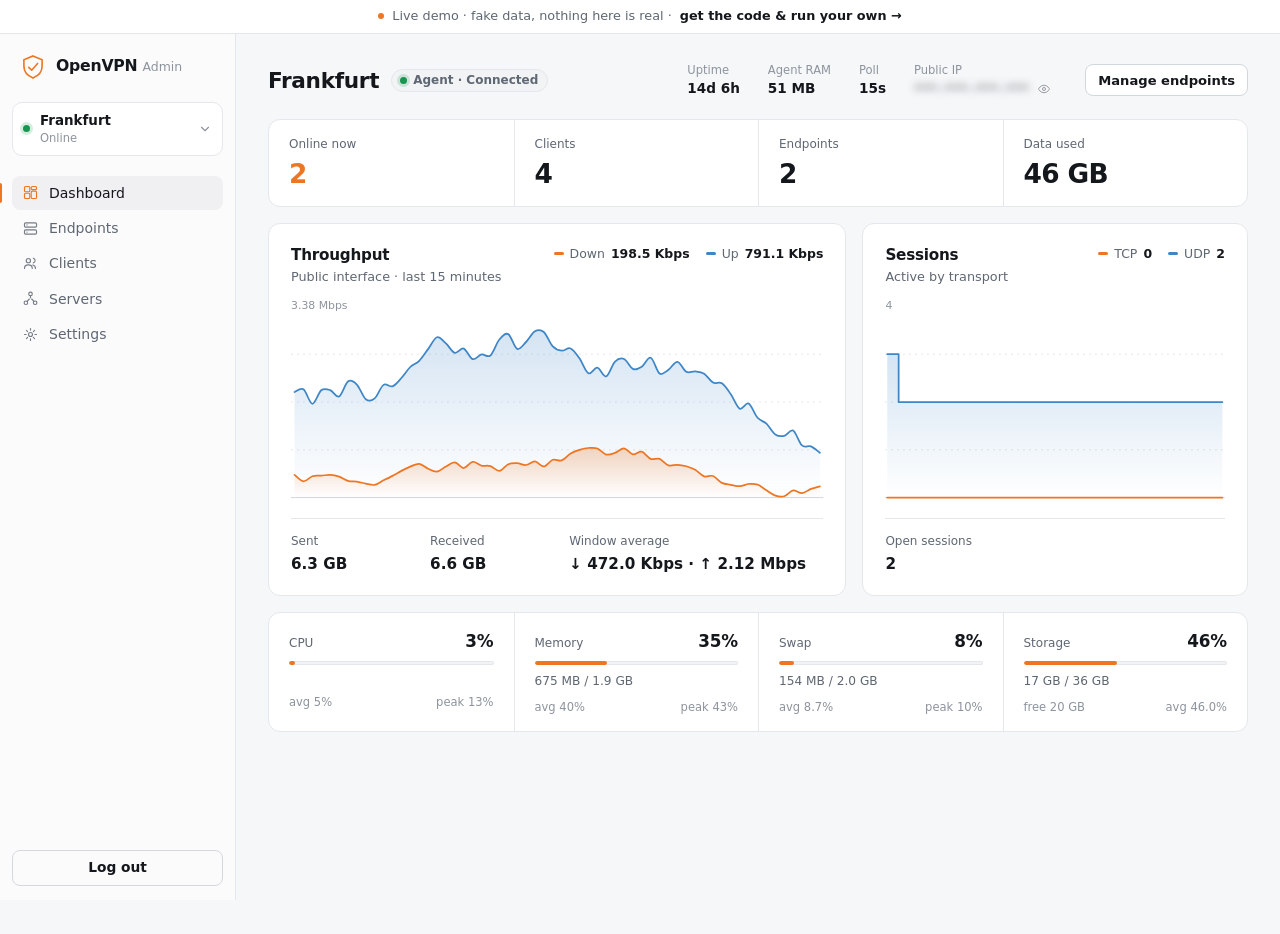
<file: docs/demo/index.html>
<!doctype html>
<html lang="en">
<head>
<meta charset="utf-8">
<meta name="viewport" content="width=device-width, initial-scale=1">
<title>OpenVPN Admin — Live Demo</title>
<link rel="icon" type="image/svg+xml" href="data:image/svg+xml,%3Csvg xmlns='http://www.w3.org/2000/svg' viewBox='0 0 40 40'%3E%3Crect width='40' height='40' rx='8' fill='%2312161d'/%3E%3Cpath d='M20 4 L33 9.5 V19 C33 27 27.5 32.8 20 36 C12.5 32.8 7 27 7 19 V9.5 Z' fill='%23ee7623'/%3E%3Cpath d='M14 20.5 L18.3 25 L27 14.5' stroke='%2312161d' stroke-width='3' stroke-linecap='round' stroke-linejoin='round' fill='none'/%3E%3C/svg%3E">
<link rel="stylesheet" href="styles.css">
<style>
  .demo-banner {
    display: flex; align-items: center; justify-content: center; gap: 8px;
    background: var(--surface-card); color: var(--text-muted); font-size: 0.8rem;
    text-align: center; padding: 7px 16px; border-bottom: 1px solid var(--border);
    font-family: var(--font);
  }
  .demo-banner::before { content: ""; width: 6px; height: 6px; border-radius: 50%; background: var(--ov-orange); }
  .demo-banner a { color: var(--text); font-weight: 600; text-decoration: none; }
  .demo-banner a:hover { color: var(--ov-orange); }
  @media (min-width: 821px) { .sidebar { height: calc(100vh - 34px); } }
</style>
</head>
<body>

<div class="demo-banner">
  Live demo &middot; fake data, nothing here is real &middot;
  <a href="https://github.com/CodeScaffold/openvpn-dashboard" target="_blank" rel="noopener">get the code &amp; run your own &rarr;</a>
</div>

<!-- ================= LOGIN VIEW ================= -->
<main id="login-view" class="view">
  <form id="login-form" class="login-card" autocomplete="off">
    <div class="login-body">
      <div class="brand">
        <svg class="brand-mark" width="28" height="28" viewBox="0 0 40 40" fill="none" aria-hidden="true">
          <path d="M20 3 L34 9 V19 C34 27.5 28 33.8 20 37 C12 33.8 6 27.5 6 19 V9 Z" stroke="var(--ov-orange)" stroke-width="2.5" fill="none"/>
          <path d="M13.5 20.5 L18 25 L27 14.5" stroke="var(--ov-orange)" stroke-width="2.5" stroke-linecap="round" stroke-linejoin="round" fill="none"/>
        </svg>
        <div class="brand-text">
          <span class="brand-name">OpenVPN</span><span class="brand-suffix">Admin</span>
        </div>
      </div>

      <h1 class="login-title">Sign in</h1>
      <p class="login-sub">Enter the admin password to manage your servers, endpoints and clients.</p>

      <label class="field">
        <span class="field-label">Password</span>
        <input id="login-password" type="password" name="password" required autocomplete="current-password" autofocus>
      </label>

      <button type="submit" class="btn btn--primary btn--block" id="login-submit">
        <span class="btn-label">Sign in</span>
        <span class="spinner" hidden aria-hidden="true"></span>
      </button>

      <p class="form-error" id="login-error" role="alert" aria-live="polite" hidden></p>
    </div>
    <footer class="login-foot">
      <svg width="13" height="13" viewBox="0 0 24 24" fill="none" aria-hidden="true"><rect x="5" y="10.5" width="14" height="10" rx="2" stroke="currentColor" stroke-width="1.7"/><path d="M8.5 10.5V7.5a3.5 3.5 0 0 1 7 0v3" stroke="currentColor" stroke-width="1.7"/></svg>
      Self-hosted &middot; repeated failed attempts are locked out
    </footer>
  </form>
</main>

<!-- ================= DASHBOARD VIEW ================= -->
<div id="dashboard-view" class="view app-shell" hidden>

  <aside class="sidebar">
    <div class="brand sidebar-brand">
      <svg class="brand-mark brand-mark--sm" width="26" height="26" viewBox="0 0 40 40" fill="none" aria-hidden="true">
        <path d="M20 3 L34 9 V19 C34 27.5 28 33.8 20 37 C12 33.8 6 27.5 6 19 V9 Z" stroke="var(--ov-orange)" stroke-width="2.5" fill="none"/>
        <path d="M13.5 20.5 L18 25 L27 14.5" stroke="var(--ov-orange)" stroke-width="2.5" stroke-linecap="round" stroke-linejoin="round" fill="none"/>
      </svg>
      <div class="brand-text">
        <span class="brand-name">OpenVPN</span><span class="brand-suffix">Admin</span>
      </div>
    </div>

    <div class="server-switcher" id="server-switcher">
      <button class="server-switcher-btn" id="server-switcher-btn" type="button" aria-haspopup="true" aria-expanded="false">
        <span class="status-dot status-dot--off" id="switcher-status-dot" aria-hidden="true"></span>
        <span class="server-switcher-info">
          <span class="server-switcher-name" id="switcher-server-name">No servers yet</span>
          <span class="server-switcher-meta" id="switcher-server-meta">&nbsp;</span>
        </span>
        <svg width="14" height="14" viewBox="0 0 24 24" fill="none" aria-hidden="true"><path d="M6 9l6 6 6-6" stroke="currentColor" stroke-width="2" stroke-linecap="round" stroke-linejoin="round"/></svg>
      </button>
      <div class="server-switcher-menu" id="server-switcher-menu" role="menu" hidden>
        <div id="server-switcher-list"></div>
        <div class="server-switcher-divider"></div>
        <a class="server-switcher-manage" href="#servers" data-page="servers">
          <svg width="15" height="15" viewBox="0 0 24 24" fill="none" aria-hidden="true"><circle cx="12" cy="5.5" r="2.5" stroke="currentColor" stroke-width="1.6"/><circle cx="5.5" cy="18" r="2.5" stroke="currentColor" stroke-width="1.6"/><circle cx="18.5" cy="18" r="2.5" stroke="currentColor" stroke-width="1.6"/><path d="M12 8v3M10.3 12.7 7.2 16M13.7 12.7l3.1 3.3" stroke="currentColor" stroke-width="1.6" stroke-linecap="round"/></svg>
          Manage servers
        </a>
      </div>
    </div>

    <nav class="nav" aria-label="Sections">
      <a class="nav-item" href="#dashboard" data-page="dashboard" aria-current="page">
        <svg width="18" height="18" viewBox="0 0 24 24" fill="none" aria-hidden="true"><rect x="3.5" y="3.5" width="7.5" height="7.5" rx="1.5" stroke="currentColor" stroke-width="1.6"/><rect x="13" y="3.5" width="7.5" height="4.5" rx="1.5" stroke="currentColor" stroke-width="1.6"/><rect x="13" y="10" width="7.5" height="10.5" rx="1.5" stroke="currentColor" stroke-width="1.6"/><rect x="3.5" y="13" width="7.5" height="7.5" rx="1.5" stroke="currentColor" stroke-width="1.6"/></svg>
        Dashboard
      </a>
      <a class="nav-item" href="#endpoints" data-page="endpoints">
        <svg width="18" height="18" viewBox="0 0 24 24" fill="none" aria-hidden="true"><rect x="3.5" y="4" width="17" height="6" rx="1.5" stroke="currentColor" stroke-width="1.6"/><rect x="3.5" y="14" width="17" height="6" rx="1.5" stroke="currentColor" stroke-width="1.6"/><circle cx="7" cy="7" r="0.9" fill="currentColor"/><circle cx="7" cy="17" r="0.9" fill="currentColor"/></svg>
        Endpoints
      </a>
      <a class="nav-item" href="#clients" data-page="clients">
        <svg width="18" height="18" viewBox="0 0 24 24" fill="none" aria-hidden="true"><circle cx="9" cy="8" r="3" stroke="currentColor" stroke-width="1.6"/><path d="M3.5 19c0-3 2.5-5 5.5-5s5.5 2 5.5 5" stroke="currentColor" stroke-width="1.6" stroke-linecap="round"/><path d="M16 4.5c1.4.4 2.5 1.7 2.5 3.3s-1.1 2.9-2.5 3.3M19 19c0-2.5-1.6-4.3-3.7-4.9" stroke="currentColor" stroke-width="1.6" stroke-linecap="round"/></svg>
        Clients
      </a>
      <a class="nav-item" href="#servers" data-page="servers">
        <svg width="18" height="18" viewBox="0 0 24 24" fill="none" aria-hidden="true"><circle cx="12" cy="5.5" r="2.5" stroke="currentColor" stroke-width="1.6"/><circle cx="5.5" cy="18" r="2.5" stroke="currentColor" stroke-width="1.6"/><circle cx="18.5" cy="18" r="2.5" stroke="currentColor" stroke-width="1.6"/><path d="M12 8v3M10.3 12.7 7.2 16M13.7 12.7l3.1 3.3" stroke="currentColor" stroke-width="1.6" stroke-linecap="round"/></svg>
        Servers
      </a>
      <a class="nav-item" href="#settings" data-page="settings">
        <svg width="18" height="18" viewBox="0 0 24 24" fill="none" aria-hidden="true"><circle cx="12" cy="12" r="2.8" stroke="currentColor" stroke-width="1.6"/><path d="M12 3.5v2.3M12 18.2v2.3M20.5 12h-2.3M5.8 12H3.5M17.7 6.3l-1.6 1.6M7.9 16.1l-1.6 1.6M17.7 17.7l-1.6-1.6M7.9 7.9 6.3 6.3" stroke="currentColor" stroke-width="1.6" stroke-linecap="round"/></svg>
        Settings
      </a>
    </nav>

    <button class="btn btn--ghost sidebar-logout" id="logout-btn" type="button">Log out</button>
  </aside>

  <main class="content">

    <!-- ---------- DASHBOARD PAGE ---------- -->
    <section class="page" id="page-dashboard">
      <div class="page-empty" id="dashboard-no-server" hidden>
        <svg width="34" height="34" viewBox="0 0 24 24" fill="none" aria-hidden="true"><circle cx="12" cy="5.5" r="2.5" stroke="currentColor" stroke-width="1.6"/><circle cx="5.5" cy="18" r="2.5" stroke="currentColor" stroke-width="1.6"/><circle cx="18.5" cy="18" r="2.5" stroke="currentColor" stroke-width="1.6"/><path d="M12 8v3M10.3 12.7 7.2 16M13.7 12.7l3.1 3.3" stroke="currentColor" stroke-width="1.6" stroke-linecap="round"/></svg>
        <span>No server added yet.</span>
        <p>Add your first server to start seeing live metrics, endpoints, and clients here.</p>
        <a class="btn btn--primary" href="#servers">Add a server</a>
      </div>
      <div class="page-body" id="dashboard-body">
      <header class="server-head">
        <div class="server-head-title">
          <h1 id="action-bar-server-name">&nbsp;</h1>
          <span class="status-pill" id="agent-status-pill"><span class="status-dot status-dot--off" id="agent-status-dot" aria-hidden="true"></span><span id="agent-status-text">Checking agent&hellip;</span></span>
        </div>
        <dl class="server-head-meta">
          <div><dt>Uptime</dt><dd id="info-os-uptime">&mdash;</dd></div>
          <div><dt>Agent RAM</dt><dd id="info-agent-ram">&mdash;</dd></div>
          <div><dt>Poll</dt><dd>15s</dd></div>
          <div>
            <dt>Public IP</dt>
            <dd class="ip-cell">
              <span id="info-ip" class="ip-blur">&bull;&bull;&bull;.&bull;&bull;&bull;.&bull;&bull;&bull;.&bull;&bull;&bull;</span>
              <button class="icon-toggle" id="ip-toggle" type="button" aria-label="Show/hide IP address">
                <svg width="14" height="14" viewBox="0 0 24 24" fill="none" aria-hidden="true"><path d="M2.5 12S6 5.5 12 5.5 21.5 12 21.5 12 18 18.5 12 18.5 2.5 12 2.5 12Z" stroke="currentColor" stroke-width="1.6"/><circle cx="12" cy="12" r="2.6" stroke="currentColor" stroke-width="1.6"/></svg>
              </button>
            </dd>
          </div>
        </dl>
        <a class="btn btn--ghost btn--sm" href="#endpoints">Manage endpoints</a>
      </header>

      <div class="health-banner" id="health-banner" hidden>
        <span class="health-mark" aria-hidden="true"></span>
        <span id="health-text"></span>
      </div>

      <div class="kpi-strip">
        <div class="kpi">
          <span class="kpi-label">Online now</span>
          <span class="kpi-value stat-value--accent" id="stat-online">&mdash;</span>
        </div>
        <div class="kpi">
          <span class="kpi-label">Clients</span>
          <span class="kpi-value" id="stat-clients">&mdash;</span>
        </div>
        <div class="kpi">
          <span class="kpi-label">Endpoints</span>
          <span class="kpi-value" id="stat-endpoints">&mdash;</span>
        </div>
        <div class="kpi">
          <span class="kpi-label">Data used</span>
          <span class="kpi-value" id="stat-data">&mdash;</span>
        </div>
      </div>

      <div class="chart-row">
        <section class="panel panel--chart">
          <div class="panel-head panel-head--row">
            <div>
              <h2>Throughput</h2>
              <p class="panel-sub">Public interface &middot; last 15 minutes</p>
            </div>
            <div class="chart-legend">
              <span class="legend-item"><span class="legend-swatch legend-swatch--rx"></span>Down <b id="chart-rx-now">&mdash;</b></span>
              <span class="legend-item"><span class="legend-swatch legend-swatch--tx"></span>Up <b id="chart-tx-now">&mdash;</b></span>
            </div>
          </div>
          <div id="throughput-chart" class="chart"></div>
          <div class="chart-foot">
            <div><span class="kpi-label">Sent</span><b id="foot-sent">&mdash;</b></div>
            <div><span class="kpi-label">Received</span><b id="foot-received">&mdash;</b></div>
            <div><span class="kpi-label">Window average</span><b id="foot-avg-speed">&mdash;</b></div>
          </div>
        </section>

        <section class="panel panel--chart">
          <div class="panel-head panel-head--row">
            <div>
              <h2>Sessions</h2>
              <p class="panel-sub">Active by transport</p>
            </div>
            <div class="chart-legend">
              <span class="legend-item"><span class="legend-swatch legend-swatch--rx"></span>TCP <b id="chart-tcp-now">&mdash;</b></span>
              <span class="legend-item"><span class="legend-swatch legend-swatch--tx"></span>UDP <b id="chart-udp-now">&mdash;</b></span>
            </div>
          </div>
          <div id="connections-chart" class="chart"></div>
          <div class="chart-foot chart-foot--single">
            <div><span class="kpi-label">Open sessions</span><b id="foot-open-sessions">&mdash;</b></div>
          </div>
        </section>
      </div>

      <div class="vital-strip">
        <div class="vital">
          <div class="vital-top">
            <span class="kpi-label">CPU</span>
            <span class="vital-value" id="m-cpu">&mdash;</span>
          </div>
          <div class="meter"><span class="meter-fill" id="meter-cpu"></span></div>
          <span class="vital-detail" id="m-cpu-detail">&nbsp;</span>
          <div class="vital-foot"><span id="m-cpu-avg">avg &mdash;</span><span id="m-cpu-peak">peak &mdash;</span></div>
        </div>
        <div class="vital">
          <div class="vital-top">
            <span class="kpi-label">Memory</span>
            <span class="vital-value" id="m-mem">&mdash;</span>
          </div>
          <div class="meter"><span class="meter-fill" id="meter-mem"></span></div>
          <span class="vital-detail" id="m-mem-detail">&nbsp;</span>
          <div class="vital-foot"><span id="m-mem-avg">avg &mdash;</span><span id="m-mem-peak">peak &mdash;</span></div>
        </div>
        <div class="vital">
          <div class="vital-top">
            <span class="kpi-label">Swap</span>
            <span class="vital-value" id="m-swap">&mdash;</span>
          </div>
          <div class="meter"><span class="meter-fill" id="meter-swap"></span></div>
          <span class="vital-detail" id="m-swap-detail">&nbsp;</span>
          <div class="vital-foot"><span id="m-swap-avg">avg &mdash;</span><span id="m-swap-peak">peak &mdash;</span></div>
        </div>
        <div class="vital">
          <div class="vital-top">
            <span class="kpi-label">Storage</span>
            <span class="vital-value" id="m-disk">&mdash;</span>
          </div>
          <div class="meter"><span class="meter-fill" id="meter-disk"></span></div>
          <span class="vital-detail" id="m-disk-detail">&nbsp;</span>
          <div class="vital-foot"><span id="m-disk-free">free &mdash;</span><span id="m-disk-avg">avg &mdash;</span></div>
        </div>
      </div>
      </div>
    </section>

    <!-- ---------- ENDPOINTS PAGE ---------- -->
    <section class="page" id="page-endpoints" hidden>
      <div class="page-empty" id="endpoints-no-server" hidden>
        <svg width="34" height="34" viewBox="0 0 24 24" fill="none" aria-hidden="true"><circle cx="12" cy="5.5" r="2.5" stroke="currentColor" stroke-width="1.6"/><circle cx="5.5" cy="18" r="2.5" stroke="currentColor" stroke-width="1.6"/><circle cx="18.5" cy="18" r="2.5" stroke="currentColor" stroke-width="1.6"/><path d="M12 8v3M10.3 12.7 7.2 16M13.7 12.7l3.1 3.3" stroke="currentColor" stroke-width="1.6" stroke-linecap="round"/></svg>
        <span>No server added yet.</span>
        <p>Add a server first, then create endpoints on it.</p>
        <a class="btn btn--primary" href="#servers">Add a server</a>
      </div>
      <div class="page-body" id="endpoints-body">
      <div class="page-head">
        <h1>Endpoints</h1>
        <div class="page-head-actions">
          <button class="btn btn--ghost" id="endpoints-export">Export CSV</button>
          <button class="btn btn--ghost" id="endpoints-import-open">Import CSV</button>
          <input id="endpoints-import-file" type="file" accept=".csv" hidden>
          <button class="btn btn--primary" id="open-create-endpoint">+ Create endpoint</button>
        </div>
      </div>
      <p class="page-sub">Each endpoint is its own independent OpenVPN listener with its own port, protocol, and cipher &mdash; add one on port 443/TCP to blend in as ordinary HTTPS, or spread clients across a few for redundancy. Every client can connect through any endpoint you create.</p>

      <div class="card-grid" id="endpoints-grid"></div>
      </div>
    </section>

    <!-- ---------- CLIENTS PAGE ---------- -->
    <section class="page" id="page-clients" hidden>
      <div class="page-empty" id="clients-no-server" hidden>
        <svg width="34" height="34" viewBox="0 0 24 24" fill="none" aria-hidden="true"><circle cx="12" cy="5.5" r="2.5" stroke="currentColor" stroke-width="1.6"/><circle cx="5.5" cy="18" r="2.5" stroke="currentColor" stroke-width="1.6"/><circle cx="18.5" cy="18" r="2.5" stroke="currentColor" stroke-width="1.6"/><path d="M12 8v3M10.3 12.7 7.2 16M13.7 12.7l3.1 3.3" stroke="currentColor" stroke-width="1.6" stroke-linecap="round"/></svg>
        <span>No server added yet.</span>
        <p>Add a server first, then issue client certificates on it.</p>
        <a class="btn btn--primary" href="#servers">Add a server</a>
      </div>
      <div class="page-body" id="clients-body">
      <div class="page-head">
        <h1>Clients</h1>
        <div class="page-head-actions">
          <button class="btn btn--ghost" id="clients-export">Export CSV</button>
          <button class="btn btn--ghost" id="clients-import-open">Import CSV</button>
          <input id="clients-import-file" type="file" accept=".csv" hidden>
          <button class="btn btn--primary" id="open-create-client">+ Create client</button>
        </div>
      </div>
      <p class="page-sub">Each client is a separate certificate someone can install on a device. Set a connection cap, data quota, or bandwidth limit per person, and download a ready-to-import <code>.ovpn</code> profile the moment they're created.</p>

      <section class="panel">
        <div class="table-wrap">
          <table class="table" id="clients-table">
            <thead>
              <tr>
                <th scope="col">Name</th>
                <th scope="col">Team</th>
                <th scope="col">Status</th>
                <th scope="col">Created</th>
                <th scope="col">Expires</th>
                <th scope="col">Limits</th>
                <th scope="col" class="col-actions">Actions</th>
              </tr>
            </thead>
            <tbody id="clients-tbody"></tbody>
          </table>
          <div class="empty-state" id="clients-empty" hidden>
            <svg width="30" height="30" viewBox="0 0 24 24" fill="none" aria-hidden="true">
              <circle cx="9" cy="8" r="3" stroke="currentColor" stroke-width="1.6"/>
              <path d="M3.5 19c0-3 2.5-5 5.5-5s5.5 2 5.5 5" stroke="currentColor" stroke-width="1.6" stroke-linecap="round"/>
              <path d="M16 4.5c1.4.4 2.5 1.7 2.5 3.3s-1.1 2.9-2.5 3.3M19 19c0-2.5-1.6-4.3-3.7-4.9" stroke="currentColor" stroke-width="1.6" stroke-linecap="round"/>
            </svg>
            <span>No clients yet.</span>
          </div>
        </div>
      </section>
      </div>
    </section>

    <!-- ---------- SERVERS PAGE ---------- -->
    <section class="page" id="page-servers" hidden>
      <div class="page-head">
        <h1>Servers</h1>
        <button class="btn btn--primary" id="open-create-server">+ Add server</button>
      </div>
      <p class="page-sub">Each server runs its own agent with its own PKI &mdash; a client certificate issued on one server is cryptographically meaningless on another, so no one, including the people you issue certificates to, can pick which exit IP they land on. Install the agent on any box you control and add it here.</p>

      <div class="server-grid" id="servers-grid"></div>
      <div class="page-empty" id="servers-empty" hidden>
        <svg width="34" height="34" viewBox="0 0 24 24" fill="none" aria-hidden="true"><circle cx="12" cy="5.5" r="2.5" stroke="currentColor" stroke-width="1.6"/><circle cx="5.5" cy="18" r="2.5" stroke="currentColor" stroke-width="1.6"/><circle cx="18.5" cy="18" r="2.5" stroke="currentColor" stroke-width="1.6"/><path d="M12 8v3M10.3 12.7 7.2 16M13.7 12.7l3.1 3.3" stroke="currentColor" stroke-width="1.6" stroke-linecap="round"/></svg>
        <span>No servers yet.</span>
        <p>Add your first server to get an install command for its agent.</p>
      </div>
    </section>

    <!-- ---------- SETTINGS PAGE ---------- -->
    <section class="page" id="page-settings" hidden>
      <div class="page-head"><h1>Settings</h1></div>
      <p class="page-sub">One shared admin account controls every server on this panel.</p>

      <div class="settings-tabs" role="tablist">
        <button class="settings-tab" data-tab="account" aria-current="page">Account</button>
        <button class="settings-tab" data-tab="security">Security</button>
        <button class="settings-tab" data-tab="notifications">Notifications</button>
        <button class="settings-tab" data-tab="clients">Client defaults</button>
        <button class="settings-tab" data-tab="backup">Backup</button>
        <button class="settings-tab" data-tab="advanced">Advanced</button>
      </div>

      <div class="settings-panel" id="settings-panel-account">
        <form class="setting-card" id="password-form">
          <div class="setting-card-body">
            <div class="setting-intro">
              <h2>Admin password</h2>
              <p>The single password that signs in to this panel. Changing it signs out every other session immediately.</p>
            </div>
            <div class="setting-fields">
              <label class="field">
                <span class="field-label">Current password</span>
                <input id="pw-current" type="password" required autocomplete="current-password">
              </label>
              <label class="field">
                <span class="field-label">New password</span>
                <input id="pw-new" type="password" required minlength="8" autocomplete="new-password">
                <span class="field-hint">At least 8 characters.</span>
              </label>
            </div>
          </div>
          <footer class="setting-card-foot">
            <p class="form-error" id="password-error" role="alert" aria-live="polite" hidden></p>
            <button type="submit" class="btn btn--primary" id="password-submit"><span class="btn-label">Update password</span><span class="spinner" hidden aria-hidden="true"></span></button>
          </footer>
        </form>
      </div>

      <div class="settings-panel" id="settings-panel-security" hidden>
        <form class="setting-card" id="security-form">
          <div class="setting-card-body">
            <div class="setting-intro">
              <h2>Sessions &amp; lockout</h2>
              <p>How long an idle browser stays signed in, and how the login form reacts to repeated wrong passwords.</p>
            </div>
            <div class="setting-fields">
              <label class="field">
                <span class="field-label">Idle timeout</span>
                <span class="input-affix"><input id="sec-timeout" type="number" min="0" max="10080" value="0"><span>minutes</span></span>
                <span class="field-hint">0 keeps sessions signed in until they log out.</span>
              </label>
              <div class="field-row">
                <label class="field">
                  <span class="field-label">Lock after</span>
                  <span class="input-affix"><input id="sec-lockout-attempts" type="number" min="2" max="20" value="5"><span>attempts</span></span>
                </label>
                <label class="field">
                  <span class="field-label">Lock for</span>
                  <span class="input-affix"><input id="sec-lockout-seconds" type="number" min="30" max="86400" value="300"><span>seconds</span></span>
                </label>
              </div>
            </div>
          </div>
          <footer class="setting-card-foot">
            <p class="form-error" id="security-error" role="alert" aria-live="polite" hidden></p>
            <button type="submit" class="btn btn--primary" id="security-submit"><span class="btn-label">Save</span><span class="spinner" hidden aria-hidden="true"></span></button>
          </footer>
        </form>

        <section class="setting-card">
          <div class="setting-card-body">
            <div class="setting-intro">
              <h2>Other sessions</h2>
              <p>Sign out every other browser or device using this password. This tab stays signed in.</p>
            </div>
            <div class="setting-fields setting-fields--center">
              <button type="button" class="btn btn--ghost" id="logout-others-btn"><span class="btn-label">Sign out everywhere else</span><span class="spinner" hidden aria-hidden="true"></span></button>
            </div>
          </div>
        </section>
      </div>

      <div class="settings-panel" id="settings-panel-notifications" hidden>
        <form class="setting-card" id="notify-form">
          <div class="setting-card-body">
            <div class="setting-intro">
              <h2>Alerts</h2>
              <p>Get told when a client hits its quota, a connection is killed, an endpoint goes up or down, or a service restarts.</p>
            </div>
            <div class="setting-fields">
              <div class="channel">
                <label class="channel-head">
                  <span>
                    <span class="channel-name">Webhook</span>
                    <span class="channel-desc">POSTs a JSON event to any URL</span>
                  </span>
                  <span class="switch"><input id="notify-webhook-enabled" type="checkbox"><span class="switch-track"></span></span>
                </label>
                <div class="channel-fields">
                  <label class="field">
                    <span class="field-label">Webhook URL</span>
                    <input id="notify-webhook-url" type="text" placeholder="https://example.com/hook">
                  </label>
                </div>
              </div>
              <div class="channel">
                <label class="channel-head">
                  <span>
                    <span class="channel-name">Telegram</span>
                    <span class="channel-desc">Messages a chat through your own bot</span>
                  </span>
                  <span class="switch"><input id="notify-telegram-enabled" type="checkbox"><span class="switch-track"></span></span>
                </label>
                <div class="channel-fields field-row">
                  <label class="field">
                    <span class="field-label">Bot token</span>
                    <input id="notify-telegram-token" type="text" placeholder="123456:AA...">
                  </label>
                  <label class="field">
                    <span class="field-label">Chat ID</span>
                    <input id="notify-telegram-chat" type="text" placeholder="123456789">
                  </label>
                </div>
              </div>
            </div>
          </div>
          <footer class="setting-card-foot">
            <p class="form-error" id="notify-error" role="alert" aria-live="polite" hidden></p>
            <button type="button" class="btn btn--ghost" id="notify-test"><span class="btn-label">Send test</span><span class="spinner" hidden aria-hidden="true"></span></button>
            <button type="submit" class="btn btn--primary" id="notify-submit"><span class="btn-label">Save</span><span class="spinner" hidden aria-hidden="true"></span></button>
          </footer>
        </form>
      </div>

      <div class="settings-panel" id="settings-panel-clients" hidden>
        <form class="setting-card" id="defaults-form">
          <div class="setting-card-body">
            <div class="setting-intro">
              <h2>New-client defaults</h2>
              <p>Pre-filled in the &ldquo;Create client&rdquo; form. Existing clients keep their own limits.</p>
            </div>
            <div class="setting-fields">
              <div class="field-row">
                <label class="field">
                  <span class="field-label">Simultaneous connections</span>
                  <span class="input-affix"><input id="def-max-conn" type="number" min="1" max="10" value="1" required><span>devices</span></span>
                </label>
                <label class="field">
                  <span class="field-label">Certificate validity</span>
                  <select id="def-validity-preset">
                    <option value="30">1 month</option>
                    <option value="90">3 months</option>
                    <option value="180">6 months</option>
                    <option value="365" selected>1 year</option>
                    <option value="730">2 years</option>
                    <option value="1825">5 years</option>
                    <option value="custom">Until specific date&hellip;</option>
                  </select>
                </label>
              </div>
              <label class="field" id="def-validity-until-wrap" hidden>
                <span class="field-label">Expires on</span>
                <input id="def-validity-until" type="date">
              </label>
              <div class="field-row">
                <label class="field">
                  <span class="field-label">Data quota</span>
                  <span class="input-affix"><input id="def-quota" type="number" min="0.1" step="0.1" placeholder="Unlimited"><span>GB</span></span>
                </label>
                <label class="field">
                  <span class="field-label">Bandwidth cap</span>
                  <span class="input-affix"><input id="def-bandwidth" type="number" min="0.1" step="0.1" placeholder="Unlimited"><span>Mbps</span></span>
                </label>
              </div>
              <span class="field-hint">Leave quota or bandwidth empty for no limit.</span>
            </div>
          </div>
          <footer class="setting-card-foot">
            <p class="form-error" id="defaults-error" role="alert" aria-live="polite" hidden></p>
            <button type="submit" class="btn btn--primary" id="defaults-submit"><span class="btn-label">Save</span><span class="spinner" hidden aria-hidden="true"></span></button>
          </footer>
        </form>
      </div>

      <div class="settings-panel" id="settings-panel-backup" hidden>
        <section class="setting-card">
          <div class="setting-card-body">
            <div class="setting-intro">
              <h2>Download backup</h2>
              <p>One <code>.tar.gz</code> of this panel's own state: admin password hash, notification credentials and settings. Each server's PKI and clients stay on that server.</p>
            </div>
            <div class="setting-fields setting-fields--center">
              <div class="token-warning">It contains your password hash and bot tokens. Keep it private.</div>
              <a class="btn btn--ghost" id="backup-download" href="/api/backup" download>
                <span class="btn-label">Download .tar.gz</span>
              </a>
            </div>
          </div>
        </section>

        <section class="setting-card setting-card--danger">
          <div class="setting-card-body">
            <div class="setting-intro">
              <h2>Restore from backup</h2>
              <p>Replaces this panel's password and settings with the ones in the file. The current state is snapshotted automatically first.</p>
            </div>
            <div class="setting-fields">
              <label class="field">
                <span class="field-label">Backup file</span>
                <input id="restore-file" type="file" accept=".tar.gz,.tgz">
              </label>
            </div>
          </div>
          <footer class="setting-card-foot">
            <button type="button" class="btn btn--danger" id="restore-open">Restore&hellip;</button>
          </footer>
        </section>
      </div>

      <div class="settings-panel" id="settings-panel-advanced" hidden>
        <form class="setting-card" id="retention-form">
          <div class="setting-card-body">
            <div class="setting-intro">
              <h2>Metrics retention</h2>
              <p>How many samples the dashboard charts keep. Agents report roughly every 15 seconds, so 60 samples is about 15 minutes.</p>
            </div>
            <div class="setting-fields">
              <label class="field">
                <span class="field-label">History length</span>
                <span class="input-affix"><input id="retention-points" type="number" min="20" max="1440" value="60" required><span>samples</span></span>
                <span class="field-hint">Between 20 and 1440 (about 6 hours).</span>
              </label>
            </div>
          </div>
          <footer class="setting-card-foot">
            <p class="form-error" id="retention-error" role="alert" aria-live="polite" hidden></p>
            <button type="submit" class="btn btn--primary" id="retention-submit"><span class="btn-label">Save</span><span class="spinner" hidden aria-hidden="true"></span></button>
          </footer>
        </form>

        <section class="setting-card">
          <div class="setting-card-body">
            <div class="setting-intro">
              <h2>About</h2>
              <p>Open source and self-hosted. Issues and releases live on GitHub.</p>
            </div>
            <dl class="about-list">
              <div><dt>Version</dt><dd id="panel-version">&mdash;</dd></div>
              <div><dt>Source</dt><dd><a id="panel-repo-link" href="#" target="_blank" rel="noopener">GitHub</a></dd></div>
              <div><dt>License</dt><dd>MIT</dd></div>
            </dl>
          </div>
        </section>
      </div>
    </section>

  </main>
</div>

<!-- Create endpoint -->
<dialog id="endpoint-dialog" class="dialog">
  <form method="dialog" class="dialog-card" id="endpoint-form">
    <h2>New endpoint</h2>
    <label class="field">
      <span class="field-label">Name</span>
      <input id="ep-name" type="text" placeholder="e.g. tcp-443" pattern="[a-z0-9-]{1,24}" title="Lowercase letters, numbers, dashes only" required>
    </label>
    <div class="field-row">
      <label class="field">
        <span class="field-label">Protocol</span>
        <select id="ep-protocol"><option value="udp">UDP</option><option value="tcp">TCP</option></select>
      </label>
      <label class="field">
        <span class="field-label">Port</span>
        <input id="ep-port" type="number" min="1" max="65535" value="1194" required>
      </label>
    </div>
    <label class="field">
      <span class="field-label">Cipher</span>
      <select id="ep-cipher">
        <option value="AES-256-GCM" selected>AES-256-GCM (recommended)</option>
        <option value="CHACHA20-POLY1305">CHACHA20-POLY1305</option>
        <option value="AES-128-GCM">AES-128-GCM</option>
      </select>
    </label>
    <p class="panel-sub" style="margin:-10px 0 18px">AES-256-GCM is the strongest widely-supported option and hardware-accelerated on almost all modern CPUs. Pick CHACHA20-POLY1305 for older/ARM devices without AES-NI.</p>
    <div class="field-row">
      <label class="field">
        <span class="field-label">DNS 1</span>
        <input id="ep-dns1" type="text" value="1.1.1.1">
      </label>
      <label class="field">
        <span class="field-label">DNS 2</span>
        <input id="ep-dns2" type="text" value="1.0.0.1">
      </label>
    </div>
    <p class="panel-sub" style="margin:-10px 0 18px">Defaults to Cloudflare (fast, private). Other good options: Google (8.8.8.8 / 8.8.4.4), Quad9 (9.9.9.9 / 149.112.112.112).</p>
    <p class="form-error" id="endpoint-error" role="alert" aria-live="polite" hidden></p>
    <div class="dialog-actions">
      <button type="button" class="btn btn--ghost" id="endpoint-cancel">Cancel</button>
      <button type="submit" class="btn btn--primary" id="endpoint-submit">
        <span class="btn-label">Create &amp; start</span>
        <span class="spinner" hidden aria-hidden="true"></span>
      </button>
    </div>
  </form>
</dialog>

<!-- Delete endpoint confirmation -->
<dialog id="endpoint-delete-dialog" class="dialog">
  <form method="dialog" class="dialog-card">
    <h2>Delete <span id="endpoint-delete-target"></span>?</h2>
    <p class="dialog-body">Anyone currently connected through it will be dropped. This can't be undone.</p>
    <div class="dialog-actions">
      <button type="button" class="btn btn--ghost" id="endpoint-delete-cancel">Cancel</button>
      <button type="button" class="btn btn--danger" id="endpoint-delete-confirm">Delete</button>
    </div>
  </form>
</dialog>

<!-- Create client -->
<dialog id="client-dialog" class="dialog">
  <form method="dialog" class="dialog-card dialog-card--wide" id="client-form">
    <h2>New client</h2>
    <label class="field">
      <span class="field-label">Name</span>
      <input id="new-client-name" type="text" placeholder="e.g. laptop-work" pattern="[A-Za-z0-9_\-]{1,32}" title="Letters, numbers, - and _ only" required>
    </label>
    <label class="field">
      <span class="field-label">Team &mdash; optional</span>
      <input id="new-client-team" type="text" placeholder="e.g. sales">
    </label>
    <label class="field">
      <span class="field-label">Max simultaneous connections</span>
      <input id="new-client-max-conn" type="number" min="1" max="10" value="1" required>
    </label>
    <label class="field">
      <span class="field-label">Data quota (GB) &mdash; blank = unlimited</span>
      <input id="new-client-quota" type="number" min="0.1" step="0.1" placeholder="unlimited">
    </label>
    <label class="field">
      <span class="field-label">Bandwidth cap (Mbps) &mdash; blank = unlimited</span>
      <input id="new-client-bandwidth" type="number" min="0.1" step="0.1" placeholder="unlimited">
    </label>
    <label class="field">
      <span class="field-label">Certificate validity</span>
      <select id="new-client-validity-preset">
        <option value="30">1 month</option>
        <option value="90">3 months</option>
        <option value="180">6 months</option>
        <option value="365" selected>1 year</option>
        <option value="730">2 years</option>
        <option value="1825">5 years</option>
        <option value="custom">Until specific date&hellip;</option>
      </select>
    </label>
    <label class="field" id="new-client-validity-until-wrap" hidden>
      <span class="field-label">Expires on</span>
      <input id="new-client-validity-until" type="date">
    </label>
    <p class="form-error" id="client-error" role="alert" aria-live="polite" hidden></p>
    <div class="dialog-actions">
      <button type="button" class="btn btn--ghost" id="client-cancel">Cancel</button>
      <button type="submit" class="btn btn--primary" id="client-submit">
        <span class="btn-label">Create &amp; download config</span>
        <span class="spinner" hidden aria-hidden="true"></span>
      </button>
    </div>
  </form>
</dialog>

<!-- Revoke confirmation -->
<dialog id="revoke-dialog" class="dialog">
  <form method="dialog" class="dialog-card">
    <h2>Revoke <span id="revoke-target"></span>?</h2>
    <p class="dialog-body">This immediately invalidates their <code>.ovpn</code> profile. This can't be undone.</p>
    <div class="dialog-actions">
      <button type="button" class="btn btn--ghost" id="revoke-cancel">Cancel</button>
      <button type="button" class="btn btn--danger" id="revoke-confirm">
        <span class="btn-label">Revoke</span>
        <span class="spinner" hidden aria-hidden="true"></span>
      </button>
    </div>
  </form>
</dialog>

<!-- Limits editor -->
<dialog id="limits-dialog" class="dialog">
  <form method="dialog" class="dialog-card dialog-card--wide" id="limits-form">
    <h2>Limits for <span id="limits-target"></span></h2>
    <label class="field">
      <span class="field-label">Display name &mdash; optional</span>
      <input id="limits-label" type="text" placeholder="e.g. Arash Kosari">
    </label>
    <label class="field">
      <span class="field-label">Max simultaneous connections</span>
      <input id="limits-max-connections" type="number" min="1" max="10" value="1" required>
    </label>
    <label class="field">
      <span class="field-label">Data quota (GB) &mdash; blank = unlimited</span>
      <input id="limits-quota" type="number" min="0.1" step="0.1" placeholder="unlimited">
    </label>
    <label class="field">
      <span class="field-label">Bandwidth cap (Mbps) &mdash; blank = unlimited</span>
      <input id="limits-bandwidth" type="number" min="0.1" step="0.1" placeholder="unlimited">
    </label>
    <label class="field">
      <span class="field-label">Team &mdash; optional</span>
      <input id="limits-team" type="text" placeholder="e.g. sales">
    </label>
    <p class="limits-usage" id="limits-usage"></p>
    <p class="form-error" id="limits-error" role="alert" aria-live="polite" hidden></p>

    <div class="panel-divider"></div>
    <div class="static-ip-block">
      <div class="panel-head panel-head--row" style="margin-bottom:2px">
        <span class="field-label" style="margin:0">Static IP</span>
        <span class="pin-badge" id="limits-ip-pin-badge" hidden>Pinned</span>
      </div>
      <p class="panel-sub" style="margin:0 0 4px">Admin-assigned only &mdash; survives limit changes above, and is never something the client themselves can choose.</p>
      <div class="static-ip-row">
        <label class="field">
          <span class="field-label">Endpoint</span>
          <select id="limits-ip-endpoint"></select>
        </label>
        <label class="field">
          <span class="field-label">IP address</span>
          <input id="limits-ip-address" type="text" placeholder="e.g. 10.9.0.50" autocomplete="off">
        </label>
      </div>
      <div class="dialog-actions" style="justify-content:flex-start">
        <button type="button" class="btn btn--ghost" id="limits-ip-save">
          <span class="btn-label">Save IP</span>
          <span class="spinner" hidden aria-hidden="true"></span>
        </button>
        <button type="button" class="btn btn--ghost" id="limits-ip-clear">Clear</button>
      </div>
      <p class="form-error" id="limits-ip-error" role="alert" aria-live="polite" hidden></p>
    </div>

    <div class="panel-divider"></div>
    <p class="limits-usage" id="limits-expiry"></p>
    <label class="field">
      <span class="field-label">Renew for</span>
      <select id="limits-validity-preset">
        <option value="30">1 month</option>
        <option value="90">3 months</option>
        <option value="180">6 months</option>
        <option value="365" selected>1 year</option>
        <option value="730">2 years</option>
        <option value="1825">5 years</option>
        <option value="custom">Until specific date&hellip;</option>
      </select>
    </label>
    <label class="field" id="limits-validity-until-wrap" hidden>
      <span class="field-label">Expires on</span>
      <input id="limits-validity-until" type="date">
    </label>
    <button type="button" class="btn btn--ghost btn--block" id="limits-renew">
      <span class="btn-label">Renew certificate</span>
      <span class="spinner" hidden aria-hidden="true"></span>
    </button>
    <p class="panel-sub" style="margin:8px 0 0">Renewing replaces the certificate &mdash; the client's current <code>.ovpn</code> file stops working immediately. Download a fresh one afterward.</p>
    <p class="form-error" id="limits-renew-error" role="alert" aria-live="polite" hidden></p>

    <div class="dialog-actions dialog-actions--split">
      <button type="button" class="btn btn--ghost" id="limits-reset-usage">Reset usage &amp; re-enable</button>
      <div class="dialog-actions">
        <button type="button" class="btn btn--ghost" id="limits-cancel">Cancel</button>
        <button type="submit" class="btn btn--primary" id="limits-submit">
          <span class="btn-label">Save</span>
          <span class="spinner" hidden aria-hidden="true"></span>
        </button>
      </div>
    </div>
  </form>
</dialog>

<!-- Download endpoint picker -->
<dialog id="download-dialog" class="dialog">
  <div class="dialog-card">
    <h2>Download config for <span id="download-target"></span></h2>
    <p class="dialog-body">Pick which endpoint this profile should connect through.</p>
    <div id="download-endpoint-list" class="download-list"></div>
    <div class="dialog-actions">
      <button type="button" class="btn btn--ghost" id="download-cancel">Cancel</button>
    </div>
  </div>
</dialog>

<!-- Logs viewer -->
<dialog id="logs-dialog" class="dialog">
  <div class="dialog-card dialog-card--xwide">
    <h2>OpenVPN logs <span class="dialog-sub" id="logs-dialog-sub">&middot; last 200 lines</span></h2>
    <pre class="log-view" id="logs-content">Loading&hellip;</pre>
    <div class="dialog-actions">
      <button type="button" class="btn btn--ghost" id="logs-refresh">Refresh</button>
      <button type="button" class="btn btn--primary" id="logs-close">Close</button>
    </div>
  </div>
</dialog>

<!-- Config viewer -->
<dialog id="config-dialog" class="dialog">
  <div class="dialog-card dialog-card--xwide">
    <h2 id="config-dialog-title">endpoint.conf <span class="dialog-sub">read-only</span></h2>
    <pre class="log-view" id="config-content">Loading&hellip;</pre>
    <div class="dialog-actions">
      <button type="button" class="btn btn--primary" id="config-close">Close</button>
    </div>
  </div>
</dialog>

<!-- Restore confirmation -->
<dialog id="restore-dialog" class="dialog">
  <form method="dialog" class="dialog-card" id="restore-form">
    <h2>Restore from backup?</h2>
    <p class="dialog-body">This overwrites the panel's admin password and settings with the ones in the file. Servers, endpoints and clients are not touched. A safety snapshot of the current state is taken automatically first. Type <strong>RESTORE</strong> to confirm.</p>
    <label class="field">
      <span class="field-label">Confirmation</span>
      <input id="restore-confirm-text" type="text" autocomplete="off" required>
    </label>
    <p class="form-error" id="restore-error" role="alert" aria-live="polite" hidden></p>
    <div class="dialog-actions">
      <button type="button" class="btn btn--ghost" id="restore-cancel">Cancel</button>
      <button type="submit" class="btn btn--danger" id="restore-submit">
        <span class="btn-label">Restore</span>
        <span class="spinner" hidden aria-hidden="true"></span>
      </button>
    </div>
  </form>
</dialog>

<!-- Add server -->
<dialog id="server-dialog" class="dialog">
  <form method="dialog" class="dialog-card" id="server-form">
    <h2>Add server</h2>
    <label class="field">
      <span class="field-label">Name</span>
      <input id="new-server-name" type="text" placeholder="e.g. de-frankfurt-1" pattern="[A-Za-z0-9_\-]{1,32}" title="Letters, numbers, - and _ only" required>
    </label>
    <label class="field">
      <span class="field-label">Label &mdash; optional</span>
      <input id="new-server-label" type="text" placeholder="e.g. Frankfurt, Hetzner">
    </label>
    <label class="field">
      <span class="field-label">VPN endpoint address</span>
      <input id="new-server-vpn-endpoint" type="text" placeholder="e.g. vpn.example.com or a bare IP" required>
    </label>
    <p class="panel-sub" style="margin:-10px 0 18px">The address baked into every client's <code>.ovpn</code> for this server. A subdomain of a domain you already own works &mdash; no new domain needed.</p>
    <p class="form-error" id="server-error" role="alert" aria-live="polite" hidden></p>
    <div class="dialog-actions">
      <button type="button" class="btn btn--ghost" id="server-cancel">Cancel</button>
      <button type="submit" class="btn btn--primary" id="server-submit">
        <span class="btn-label">Add &amp; get install command</span>
        <span class="spinner" hidden aria-hidden="true"></span>
      </button>
    </div>
  </form>
</dialog>

<!-- One-time install command -->
<dialog id="install-dialog" class="dialog">
  <div class="dialog-card">
    <h2>Install the agent on <span id="install-server-name"></span></h2>
    <div class="token-warning">
      <svg width="16" height="16" viewBox="0 0 24 24" fill="none" aria-hidden="true" style="flex-shrink:0;margin-top:1px"><path d="M12 9v4M12 16.5h.01" stroke="currentColor" stroke-width="1.8" stroke-linecap="round"/><path d="M10.3 4.2 2.9 17a1.8 1.8 0 0 0 1.55 2.7h15.1A1.8 1.8 0 0 0 21.1 17L13.7 4.2a1.8 1.8 0 0 0-3.4 0Z" stroke="currentColor" stroke-width="1.8" stroke-linejoin="round"/></svg>
      <span>This install token is shown once. Copy the command now &mdash; if you lose it, remove this server and add it again.</span>
    </div>
    <p class="dialog-body" style="margin-top:0">Run this on the box you want to add. It installs the agent, which dials back to this dashboard over an outbound connection &mdash; no inbound port needed on that box.</p>
    <div class="copy-field">
      <code id="install-command"></code>
      <button type="button" class="copy-field-btn" id="install-command-copy">Copy</button>
    </div>
    <div class="dialog-actions" style="margin-top:20px">
      <button type="button" class="btn btn--primary" id="install-done">Done</button>
    </div>
  </div>
</dialog>

<!-- Edit server -->
<dialog id="server-edit-dialog" class="dialog">
  <form method="dialog" class="dialog-card" id="server-edit-form">
    <h2>Edit <span id="server-edit-title"></span></h2>
    <label class="field">
      <span class="field-label">Name</span>
      <input id="server-edit-name" type="text" pattern="[A-Za-z0-9_\-]{1,32}" title="Letters, numbers, - and _ only" required>
    </label>
    <label class="field">
      <span class="field-label">Label &mdash; optional</span>
      <input id="server-edit-label" type="text" placeholder="e.g. Frankfurt, Hetzner">
    </label>
    <label class="field">
      <span class="field-label">VPN endpoint address</span>
      <input id="server-edit-vpn-endpoint" type="text" required>
    </label>
    <p class="panel-sub" style="margin:-10px 0 18px">The address baked into every client's <code>.ovpn</code> for this server.</p>
    <p class="form-error" id="server-edit-error" role="alert" aria-live="polite" hidden></p>
    <div class="dialog-actions">
      <button type="button" class="btn btn--ghost" id="server-edit-cancel">Cancel</button>
      <button type="submit" class="btn btn--primary" id="server-edit-submit">
        <span class="btn-label">Save</span>
        <span class="spinner" hidden aria-hidden="true"></span>
      </button>
    </div>
  </form>
</dialog>

<!-- Delete server confirmation -->
<dialog id="server-delete-dialog" class="dialog">
  <form method="dialog" class="dialog-card">
    <h2>Remove <span id="server-delete-target"></span>?</h2>
    <p class="dialog-body">This removes the server from this dashboard. The agent on that box keeps running independently &mdash; its clients stay connected, but you'll no longer be able to manage it from here unless you add it again with a new install token.</p>
    <div class="dialog-actions">
      <button type="button" class="btn btn--ghost" id="server-delete-cancel">Cancel</button>
      <button type="button" class="btn btn--danger" id="server-delete-confirm">
        <span class="btn-label">Remove</span>
        <span class="spinner" hidden aria-hidden="true"></span>
      </button>
    </div>
  </form>
</dialog>

<div class="toast" id="toast" role="status" aria-live="polite" hidden></div>

<script src="demo-data.js"></script>
<script src="app.js"></script>
</body>
</html>
</file>
<file: docs/demo/styles.css>
/* ============ Tokens ============ */
:root {
  color-scheme: light dark;

  --ov-orange: #ee7623;
  --ov-orange-hover: #d9661a;
  --ov-orange-tint: rgba(238, 118, 35, 0.10);

  --bg: #f6f7f9;
  --surface: #f1f3f5;
  --surface-card: #ffffff;
  --surface-raised: #ffffff;
  --sidebar: #fbfbfc;
  --hover: rgba(15, 20, 28, 0.045);
  --border: #e4e7eb;
  --border-strong: #d3d8de;
  --text: #14171c;
  --text-muted: #5f6773;
  --text-faint: #8d949e;
  --danger: #d13b28;
  --danger-tint: rgba(209, 59, 40, 0.09);
  --warn: #b7791f;
  --warn-tint: rgba(214, 158, 46, 0.12);
  --success: #1a9450;

  --series-a: #ee7623;
  --series-b: #3f86c7;

  --radius-xs: 6px;
  --radius-sm: 8px;
  --radius-md: 10px;
  --radius-lg: 12px;
  --shadow-pop: 0 1px 2px rgba(15, 20, 28, 0.06), 0 16px 40px -12px rgba(15, 20, 28, 0.22);

  --font: ui-sans-serif, system-ui, -apple-system, "Segoe UI", Roboto, "Helvetica Neue", Arial, sans-serif;
  --mono: ui-monospace, "SF Mono", "JetBrains Mono", "Cascadia Code", Menlo, Consolas, monospace;

  --ease-emph: cubic-bezier(0.2, 0, 0, 1);
}

@media (prefers-color-scheme: dark) {
  :root {
    --ov-orange-tint: rgba(238, 118, 35, 0.13);
    --bg: #0b0d10;
    --surface: #101318;
    --surface-card: #111419;
    --surface-raised: #171b21;
    --sidebar: #0d0f13;
    --hover: rgba(255, 255, 255, 0.045);
    --border: #1f242b;
    --border-strong: #2c323a;
    --text: #e8eaed;
    --text-muted: #9198a3;
    --text-faint: #646b76;
    --danger: #f0624d;
    --danger-tint: rgba(240, 98, 77, 0.12);
    --warn: #e0a23a;
    --warn-tint: rgba(224, 162, 58, 0.12);
    --success: #34c46e;
    --series-b: #5aa2e0;
    --shadow-pop: 0 0 0 1px rgba(255, 255, 255, 0.04), 0 18px 44px -12px rgba(0, 0, 0, 0.7);
  }
}

* { box-sizing: border-box; }
html, body { height: 100%; }
body {
  margin: 0;
  font-family: var(--font);
  font-size: 14px;
  line-height: 1.45;
  background: var(--bg);
  color: var(--text);
  -webkit-font-smoothing: antialiased;
  font-feature-settings: "cv11", "ss01";
}
h1, h2 { margin: 0; letter-spacing: -0.015em; font-weight: 600; }
b, strong { font-weight: 600; }
code {
  font-family: var(--mono);
  background: var(--surface);
  border: 1px solid var(--border);
  color: var(--text);
  padding: 0.05em 0.35em;
  border-radius: 4px;
  font-size: 0.86em;
}
.sr-only {
  position: absolute; width: 1px; height: 1px; padding: 0; margin: -1px;
  overflow: hidden; clip: rect(0,0,0,0); white-space: nowrap; border: 0;
}
::selection { background: color-mix(in srgb, var(--ov-orange) 30%, transparent); }

@media (prefers-reduced-motion: reduce) {
  *, *::before, *::after { animation-duration: 0.001ms !important; transition-duration: 0.001ms !important; }
}

/* ============ Views ============ */
.view[hidden] { display: none !important; }

/* ============ Brand ============ */
.brand { display: flex; align-items: center; gap: 10px; }
.brand-mark { flex-shrink: 0; }
.brand-text { display: flex; align-items: baseline; gap: 5px; }
.brand-name { font-weight: 650; font-size: 0.98rem; letter-spacing: -0.015em; }
.brand-suffix { font-size: 0.78rem; font-weight: 500; color: var(--text-faint); }

/* ============ Login ============ */
#login-view {
  min-height: 100vh;
  display: flex;
  align-items: center;
  justify-content: center;
  padding: 24px 16px;
  background:
    radial-gradient(720px 360px at 50% 0%, var(--ov-orange-tint), transparent 70%),
    linear-gradient(var(--border) 1px, transparent 1px) 0 0 / 48px 48px,
    linear-gradient(90deg, var(--border) 1px, transparent 1px) 0 0 / 48px 48px,
    var(--bg);
}
#login-view { position: relative; }
#login-view::before {
  content: "";
  position: absolute;
  inset: 0;
  background: radial-gradient(ellipse 60% 55% at 50% 45%, transparent 0%, var(--bg) 75%);
  pointer-events: none;
}
.login-card {
  position: relative;
  z-index: 1;
  width: 100%;
  max-width: 384px;
  background: var(--surface-card);
  border: 1px solid var(--border);
  border-radius: var(--radius-lg);
  box-shadow: var(--shadow-pop);
  overflow: hidden;
  animation: rise 320ms var(--ease-emph);
}
@keyframes rise {
  from { opacity: 0; transform: translateY(6px); }
  to { opacity: 1; transform: translateY(0); }
}
.login-body { padding: 28px 28px 24px; }
.login-body .brand { margin-bottom: 28px; }
.login-title { font-size: 1.25rem; }
.login-sub { color: var(--text-muted); font-size: 0.86rem; line-height: 1.5; margin: 6px 0 24px; }
.login-body .btn--block { margin-top: 4px; min-height: 38px; }
.login-body .form-error { margin: 14px 0 0; text-align: left; }
.login-foot {
  display: flex;
  align-items: center;
  gap: 8px;
  padding: 12px 28px;
  font-size: 0.76rem;
  color: var(--text-faint);
  background: var(--surface);
  border-top: 1px solid var(--border);
}

/* ============ Fields ============ */
.field { display: flex; flex-direction: column; gap: 6px; width: 100%; margin-bottom: 16px; }
.field[hidden] { display: none; }
.field--inline { margin-bottom: 0; }
.field-row { display: grid; grid-template-columns: 1fr 1fr; gap: 14px; }
.field-label { font-size: 0.78rem; font-weight: 550; color: var(--text-muted); }
input[type="text"], input[type="password"], input[type="number"], select {
  font: inherit;
  font-size: 0.9rem;
  padding: 8px 11px;
  min-height: 36px;
  border-radius: var(--radius-sm);
  border: 1px solid var(--border-strong);
  background: var(--bg);
  color: var(--text);
  width: 100%;
  transition: border-color 150ms var(--ease-emph), box-shadow 150ms var(--ease-emph);
}
input::placeholder { color: var(--text-faint); }
input:focus-visible, select:focus-visible {
  outline: none;
  border-color: var(--ov-orange);
  box-shadow: 0 0 0 3px var(--ov-orange-tint);
}

/* ============ Buttons ============ */
.btn {
  font: inherit;
  font-weight: 550;
  font-size: 0.86rem;
  border: 1px solid transparent;
  border-radius: var(--radius-sm);
  padding: 7px 14px;
  min-height: 36px;
  cursor: pointer;
  display: inline-flex;
  align-items: center;
  justify-content: center;
  gap: 7px;
  text-decoration: none;
  transition: background 150ms var(--ease-emph), border-color 150ms var(--ease-emph), color 150ms var(--ease-emph);
  white-space: nowrap;
}
.btn:active { transform: translateY(0.5px); }
.btn:focus-visible { outline: 2px solid var(--ov-orange); outline-offset: 2px; }
.btn:disabled { opacity: 0.5; cursor: not-allowed; }
.btn--block { width: 100%; }
.btn--sm { min-height: 32px; padding: 5px 12px; font-size: 0.82rem; }
.btn--primary { background: var(--ov-orange); color: #fff; box-shadow: inset 0 1px 0 rgba(255, 255, 255, 0.18); }
.btn--primary:hover:not(:disabled) { background: var(--ov-orange-hover); }
.btn--ghost { background: var(--surface-card); border-color: var(--border-strong); color: var(--text); }
.btn--ghost:hover:not(:disabled) { background: var(--hover); border-color: var(--text-faint); }
.btn--danger { background: var(--danger); color: #fff; }
.btn--danger:hover:not(:disabled) { background: color-mix(in srgb, var(--danger) 86%, #000); }
.btn--quiet-danger { background: transparent; color: var(--text-muted); }
.btn--quiet-danger:hover:not(:disabled) { background: var(--danger-tint); color: var(--danger); }
.btn--icon { padding: 4px 10px; min-height: 30px; font-size: 0.8rem; }

.btn-group { display: inline-flex; }
.btn-group .btn { border-radius: 0; margin-left: -1px; }
.btn-group .btn:first-child { border-radius: var(--radius-sm) 0 0 var(--radius-sm); margin-left: 0; }
.btn-group .btn:last-child { border-radius: 0 var(--radius-sm) var(--radius-sm) 0; }
.btn-group .btn:hover, .btn-group .btn:focus-visible { position: relative; z-index: 1; }

.spinner {
  width: 14px; height: 14px;
  border: 2px solid rgba(255,255,255,0.4);
  border-top-color: #fff;
  border-radius: 50%;
  animation: spin 700ms linear infinite;
}
.btn--ghost .spinner { border-color: var(--border); border-top-color: var(--text); }
@keyframes spin { to { transform: rotate(360deg); } }

.form-error {
  color: var(--danger);
  font-size: 0.84rem;
  margin-top: 14px;
  text-align: center;
}

/* ============ App shell ============ */
.app-shell { display: flex; min-height: 100vh; align-items: stretch; }

.sidebar {
  width: 236px;
  flex-shrink: 0;
  background: var(--sidebar);
  border-right: 1px solid var(--border);
  display: flex;
  flex-direction: column;
  padding: 18px 12px 14px;
  gap: 20px;
  position: sticky;
  top: 0;
  height: 100vh;
}
.sidebar-brand { padding: 2px 8px; }

.nav { display: flex; flex-direction: column; gap: 1px; flex: 1; }
.nav-item {
  position: relative;
  display: flex;
  align-items: center;
  gap: 10px;
  font: inherit;
  font-size: 0.875rem;
  font-weight: 500;
  color: var(--text-muted);
  border-radius: var(--radius-sm);
  padding: 7px 10px;
  text-decoration: none;
  transition: background 150ms var(--ease-emph), color 150ms var(--ease-emph);
}
.nav-item svg { flex-shrink: 0; width: 17px; height: 17px; opacity: 0.85; }
.nav-item:hover { background: var(--hover); color: var(--text); }
.nav-item[aria-current="page"] { background: var(--hover); color: var(--text); }
.nav-item[aria-current="page"]::before {
  content: "";
  position: absolute;
  left: -12px; top: 7px; bottom: 7px;
  width: 2px;
  border-radius: 0 2px 2px 0;
  background: var(--ov-orange);
}
.nav-item[aria-current="page"] svg { color: var(--ov-orange); opacity: 1; }
.nav-item:focus-visible { outline: 2px solid var(--ov-orange); outline-offset: 1px; }

.sidebar-logout { background: transparent; }

.content {
  flex: 1;
  min-width: 0;
  padding: 28px 32px 48px;
  display: flex;
  flex-direction: column;
}
.page { display: flex; flex-direction: column; gap: 16px; width: 100%; max-width: 1440px; margin: 0 auto; }
/* page-body wraps a page's real content so the "no server yet" empty state can be
   swapped in for it — display:contents keeps it invisible to .page's flex/gap layout,
   so its children are spaced exactly as if they were .page's direct children again. */
.page-body { display: contents; }
.page-body[hidden] { display: none; }
.page[hidden] { display: none !important; }
.page-head { display: flex; align-items: center; justify-content: space-between; gap: 16px; }
.page-head h1 { font-size: 1.35rem; }
.page-head-actions { display: flex; align-items: center; gap: 8px; }
.page-sub { color: var(--text-muted); font-size: 0.875rem; line-height: 1.55; margin: -6px 0 4px; max-width: 680px; }

.status-pill {
  display: inline-flex;
  align-items: center;
  gap: 6px;
  font-size: 0.75rem;
  font-weight: 550;
  color: var(--text-muted);
  background: var(--surface);
  border: 1px solid var(--border);
  padding: 2px 9px 2px 8px;
  border-radius: 999px;
  white-space: nowrap;
}
.status-dot {
  width: 7px; height: 7px; border-radius: 50%;
  flex-shrink: 0;
  background: var(--success);
  box-shadow: 0 0 0 3px color-mix(in srgb, var(--success) 18%, transparent);
}
.status-dot--off { background: var(--text-faint); box-shadow: none; }

/* ============ Dashboard: server header ============ */
.server-head {
  display: flex;
  align-items: center;
  gap: 20px 32px;
  flex-wrap: wrap;
  padding-bottom: 4px;
}
.server-head-title { display: flex; align-items: center; gap: 12px; min-width: 0; }
.server-head-title h1 { font-size: 1.35rem; white-space: nowrap; overflow: hidden; text-overflow: ellipsis; }
.server-head-meta {
  display: flex;
  gap: 28px;
  margin: 0 0 0 auto;
  flex-wrap: wrap;
}
.server-head-meta div { display: flex; flex-direction: column; gap: 1px; }
.server-head-meta dt { font-size: 0.72rem; color: var(--text-faint); font-weight: 500; }
.server-head-meta dd { margin: 0; font-size: 0.85rem; font-weight: 550; font-variant-numeric: tabular-nums; }
.ip-cell { display: flex; align-items: center; gap: 6px; }
#info-ip { font-family: var(--mono); font-size: 0.8rem; }

/* ============ KPI strip ============ */
.kpi-strip, .vital-strip {
  display: grid;
  grid-template-columns: repeat(4, minmax(0, 1fr));
  background: var(--surface-card);
  border: 1px solid var(--border);
  border-radius: var(--radius-lg);
  overflow: hidden;
}
.kpi, .vital { padding: 16px 20px; min-width: 0; }
.kpi + .kpi, .vital + .vital { border-left: 1px solid var(--border); }
.kpi-label {
  display: block;
  font-size: 0.75rem;
  font-weight: 500;
  color: var(--text-muted);
  margin-bottom: 6px;
}
.kpi-value {
  display: block;
  font-size: 1.65rem;
  font-weight: 600;
  letter-spacing: -0.025em;
  line-height: 1.15;
  font-variant-numeric: tabular-nums;
}
.stat-value--accent { color: var(--ov-orange); }

/* ============ Vitals ============ */
.vital { display: flex; flex-direction: column; gap: 8px; }
.vital-top { display: flex; align-items: baseline; justify-content: space-between; gap: 8px; }
.vital-top .kpi-label { margin: 0; }
.vital-value { font-size: 1.05rem; font-weight: 600; font-variant-numeric: tabular-nums; letter-spacing: -0.01em; }
.meter { height: 4px; border-radius: 999px; background: var(--surface); box-shadow: inset 0 0 0 1px var(--border); overflow: hidden; }
.meter-fill { display: block; height: 100%; width: 0; border-radius: inherit; background: var(--ov-orange); transition: width 500ms var(--ease-emph), background 200ms; }
.vital-detail { font-size: 0.76rem; color: var(--text-muted); font-variant-numeric: tabular-nums; min-height: 1.1em; }
.vital-foot {
  display: flex;
  justify-content: space-between;
  font-size: 0.72rem;
  color: var(--text-faint);
  font-variant-numeric: tabular-nums;
}

/* ============ Health banner ============ */
.health-banner {
  display: flex;
  align-items: center;
  gap: 9px;
  font-size: 0.84rem;
  font-weight: 550;
  padding: 9px 14px;
  border-radius: var(--radius-md);
  background: var(--danger-tint);
  color: var(--danger);
  border: 1px solid color-mix(in srgb, var(--danger) 28%, transparent);
}
.health-banner[data-level="warn"] {
  background: var(--warn-tint);
  color: var(--warn);
  border-color: color-mix(in srgb, var(--warn) 30%, transparent);
}
.health-mark { width: 7px; height: 7px; border-radius: 50%; background: currentColor; flex-shrink: 0; }
.health-banner[hidden] { display: none; }

/* ============ Chart row ============ */
.chart-row { display: grid; grid-template-columns: minmax(0, 3fr) minmax(0, 2fr); gap: 16px; }

/* ============ Panels ============ */
.panel {
  background: var(--surface-card);
  border: 1px solid var(--border);
  border-radius: var(--radius-lg);
  padding: 20px 22px;
}
.panel--narrow { max-width: 440px; }
.panel-head { margin-bottom: 16px; }
.panel-head--row { display: flex; align-items: flex-start; justify-content: space-between; gap: 16px; }
.panel-head h2 { font-size: 0.95rem; }
.panel-sub { color: var(--text-muted); font-size: 0.8rem; margin: 2px 0 0; }
.panel-divider { height: 1px; background: var(--border); margin: 18px 0; }
.panel-meta { color: var(--text-muted); font-size: 0.78rem; flex-shrink: 0; white-space: nowrap; }

/* ============ Chart ============ */
.chart-legend { display: flex; gap: 16px; padding-top: 1px; flex-wrap: wrap; justify-content: flex-end; }
.legend-item { display: flex; align-items: center; gap: 6px; font-size: 0.78rem; color: var(--text-muted); white-space: nowrap; }
.legend-item b { color: var(--text); font-weight: 600; font-variant-numeric: tabular-nums; }
.legend-swatch { width: 10px; height: 3px; border-radius: 2px; display: inline-block; }
.legend-swatch--rx { background: var(--series-a); }
.legend-swatch--tx { background: var(--series-b); }
.chart { width: 100%; height: 200px; position: relative; }
.chart svg { display: block; width: 100%; height: 100%; overflow: visible; }
.chart-grid { stroke: var(--border); stroke-width: 1; stroke-dasharray: 2 4; vector-effect: non-scaling-stroke; }
.chart-baseline { stroke: var(--border-strong); stroke-width: 1; vector-effect: non-scaling-stroke; }
.chart-axis {
  position: absolute;
  top: -4px; left: 0;
  font-size: 0.68rem;
  color: var(--text-faint);
  font-variant-numeric: tabular-nums;
  background: var(--surface-card);
  padding-right: 6px;
  pointer-events: none;
}
.chart-hit { fill: transparent; cursor: crosshair; }
.chart-crosshair { stroke: var(--text-faint); stroke-width: 1; opacity: 0; pointer-events: none; }
.chart-dot {
  position: absolute;
  width: 8px; height: 8px;
  margin: -4px 0 0 -4px;
  border-radius: 50%;
  box-shadow: 0 0 0 2px var(--surface-card);
  opacity: 0;
  pointer-events: none;
}
.chart-tooltip {
  position: absolute;
  top: 0; left: 0;
  transform: translate(-50%, calc(-100% - 12px));
  background: var(--surface-raised);
  color: var(--text);
  border: 1px solid var(--border-strong);
  border-radius: var(--radius-sm);
  padding: 7px 10px;
  font-size: 0.76rem;
  line-height: 1.55;
  white-space: nowrap;
  pointer-events: none;
  opacity: 0;
  box-shadow: var(--shadow-pop);
  transition: opacity 100ms var(--ease-emph);
  z-index: 5;
}
.chart-tooltip.visible { opacity: 1; }
.chart-tooltip-time { color: var(--text-faint); font-size: 0.7rem; margin-bottom: 2px; font-variant-numeric: tabular-nums; }
.chart-tooltip-row { display: flex; align-items: center; gap: 7px; color: var(--text-muted); }
.chart-tooltip-row b { margin-left: auto; padding-left: 14px; color: var(--text); font-variant-numeric: tabular-nums; }
.chart-tooltip-swatch { width: 8px; height: 3px; border-radius: 2px; flex-shrink: 0; }
.chart-empty { color: var(--text-muted); font-size: 0.84rem; text-align: center; padding: 70px 0; margin: 0; }

.chart-foot {
  display: grid;
  grid-template-columns: minmax(0, 1fr) minmax(0, 1fr) minmax(0, 2fr);
  gap: 12px;
  margin-top: 16px;
  padding-top: 14px;
  border-top: 1px solid var(--border);
}
.chart-foot--single { grid-template-columns: 1fr; }
.chart-foot .kpi-label { margin-bottom: 2px; }
.chart-foot b { display: block; font-size: 0.95rem; font-weight: 600; font-variant-numeric: tabular-nums; white-space: nowrap; overflow: hidden; text-overflow: ellipsis; }

/* ============ Icon toggle / IP blur ============ */
.icon-toggle {
  background: transparent;
  border: none;
  color: var(--text-faint);
  cursor: pointer;
  padding: 2px;
  display: inline-flex;
  border-radius: 4px;
}
.icon-toggle:hover { color: var(--text); }
.icon-toggle:focus-visible { outline: 2px solid var(--ov-orange); outline-offset: 2px; }
.ip-blur { filter: blur(4px); user-select: none; transition: filter 150ms var(--ease-emph); }
.ip-blur.ip-visible { filter: none; user-select: text; }

/* ============ Log / config viewer ============ */
.dialog-card.dialog-card--xwide { width: min(720px, 92vw); }
.dialog-sub { font-size: 0.78rem; font-weight: 500; color: var(--text-muted); margin-left: 8px; }
.log-view {
  background: var(--bg);
  border: 1px solid var(--border);
  border-radius: var(--radius-sm);
  padding: 14px 16px;
  font-family: var(--mono);
  font-size: 0.76rem;
  line-height: 1.6;
  color: var(--text);
  max-height: 60vh;
  overflow: auto;
  white-space: pre-wrap;
  word-break: break-word;
  margin: 0 0 18px;
}

/* ============ Settings: tabs ============ */
.settings-tabs {
  display: flex;
  gap: 4px;
  border-bottom: 1px solid var(--border);
  overflow-x: auto;
}
.settings-tab {
  font: inherit;
  font-size: 0.86rem;
  font-weight: 500;
  color: var(--text-muted);
  background: transparent;
  border: none;
  border-bottom: 2px solid transparent;
  padding: 9px 2px;
  margin: 0 18px -1px 0;
  cursor: pointer;
  white-space: nowrap;
  transition: color 150ms var(--ease-emph), border-color 150ms var(--ease-emph);
}
.settings-tab:hover { color: var(--text); }
.settings-tab[aria-current="page"] { color: var(--text); border-bottom-color: var(--ov-orange); }
.settings-tab:focus-visible { outline: 2px solid var(--ov-orange); outline-offset: 2px; }
.settings-panel { display: flex; flex-direction: column; gap: 12px; max-width: 720px; }
.settings-panel[hidden] { display: none; }
.mono-inline { font-family: var(--mono); color: var(--text-muted); font-size: 0.82rem; }

.switch-row {
  display: flex;
  align-items: center;
  justify-content: space-between;
  margin-bottom: 10px;
}
.switch { position: relative; display: inline-block; width: 36px; height: 20px; flex-shrink: 0; }
.switch input {
  position: absolute; inset: 0; margin: 0; opacity: 0; cursor: pointer; width: 100%; height: 100%;
}
.switch-track {
  position: absolute; inset: 0;
  background: var(--border-strong);
  border-radius: 999px;
  transition: background 150ms var(--ease-emph);
}
.switch-track::before {
  content: "";
  position: absolute;
  top: 2px; left: 2px;
  width: 16px; height: 16px;
  border-radius: 50%;
  background: #fff;
  box-shadow: 0 1px 2px rgba(0, 0, 0, 0.25);
  transition: transform 150ms var(--ease-emph);
}
.switch input:checked + .switch-track { background: var(--ov-orange); }
.switch input:checked + .switch-track::before { transform: translateX(16px); }
.switch input:focus-visible + .switch-track { outline: 2px solid var(--ov-orange); outline-offset: 2px; }

/* ============ Cards (endpoints, servers) ============ */
.card-grid, .server-grid { display: grid; grid-template-columns: repeat(auto-fill, minmax(320px, 1fr)); gap: 16px; }
.ep-card, .server-card {
  background: var(--surface-card);
  border: 1px solid var(--border);
  border-radius: var(--radius-lg);
  padding: 18px 20px 16px;
  display: flex;
  flex-direction: column;
  gap: 16px;
  transition: border-color 150ms var(--ease-emph);
}
.ep-card:hover, .server-card:hover { border-color: var(--border-strong); }
.ep-card-head, .server-card-head { display: flex; align-items: flex-start; justify-content: space-between; gap: 10px; }
.ep-card-name, .server-card-name { font-size: 0.95rem; font-weight: 600; display: flex; align-items: center; gap: 9px; }
.ep-card-meta { font-family: var(--mono); font-size: 0.76rem; color: var(--text-muted); margin-top: 4px; padding-left: 16px; }
.server-card-label { font-size: 0.8rem; color: var(--text-muted); margin-top: 3px; padding-left: 16px; }
.ep-card-stats { display: flex; gap: 32px; padding: 12px 0; border-top: 1px solid var(--border); border-bottom: 1px solid var(--border); }
.ep-card-stats .kpi-label { margin-bottom: 2px; }
.ep-card-stat-value { font-weight: 600; font-size: 1rem; font-variant-numeric: tabular-nums; }
.card-actions { margin-top: auto; display: flex; align-items: center; justify-content: space-between; gap: 8px; flex-wrap: wrap; }

.server-card-meta { display: flex; flex-direction: column; font-size: 0.82rem; border-top: 1px solid var(--border); }
.server-card-meta-row { display: flex; justify-content: space-between; gap: 10px; padding: 7px 0; border-bottom: 1px solid var(--border); }
.server-card-meta-row span:first-child { color: var(--text-muted); }
.server-card-meta-row b { font-weight: 550; font-variant-numeric: tabular-nums; text-align: right; overflow: hidden; text-overflow: ellipsis; white-space: nowrap; max-width: 240px; }
.stale-note { font-size: 0.72rem; color: var(--text-muted); font-style: italic; }

/* ============ Limits summary in table ============ */
.limits-summary { font-size: 0.78rem; color: var(--text-muted); line-height: 1.5; font-variant-numeric: tabular-nums; }
.limits-summary strong { color: var(--text); font-weight: 550; }
.badge-disabled {
  display: inline-block;
  font-size: 0.7rem;
  font-weight: 600;
  color: var(--danger);
  background: var(--danger-tint);
  padding: 1px 7px;
  border-radius: 999px;
  margin-left: 6px;
}
.dialog-card.dialog-card--wide { width: min(460px, 92vw); }
.dialog-actions--split { justify-content: space-between; }
.limits-usage {
  font-size: 0.84rem;
  color: var(--text-muted);
  background: var(--bg);
  border: 1px solid var(--border);
  border-radius: var(--radius-sm);
  padding: 10px 12px;
  margin: 4px 0 18px;
}

/* ============ Table ============ */
#page-clients .panel { padding: 4px 0 0; overflow: hidden; }
.table-wrap { overflow-x: auto; }
.table { width: 100%; border-collapse: collapse; font-size: 0.86rem; }
.table th {
  text-align: left;
  font-size: 0.74rem;
  color: var(--text-muted);
  font-weight: 500;
  padding: 10px 16px;
  border-bottom: 1px solid var(--border);
  white-space: nowrap;
}
.table td { padding: 10px 16px; border-bottom: 1px solid var(--border); vertical-align: middle; }
.table tbody tr { transition: background 120ms var(--ease-emph); }
.table tbody tr:hover { background: var(--hover); }
.table tr:last-child td { border-bottom: none; }
.table th.col-actions, .table td.col-actions { text-align: right; }
.client-name { font-weight: 550; }
.client-name-cell { display: flex; align-items: center; gap: 8px; }
.row-actions { display: flex; gap: 4px; justify-content: flex-end; }
.created-cell, .expires-cell { color: var(--text-muted); font-size: 0.82rem; white-space: nowrap; font-variant-numeric: tabular-nums; }
.expires-cell--soon { color: var(--danger); }

.empty-state {
  text-align: center;
  color: var(--text-muted);
  font-size: 0.86rem;
  padding: 40px 0 32px;
  display: flex;
  flex-direction: column;
  align-items: center;
  gap: 10px;
}
.empty-state svg { opacity: 0.5; }
.empty-state[hidden] { display: none; }

/* ============ Dialog ============ */
.dialog {
  border: none;
  border-radius: var(--radius-lg);
  padding: 0;
  background: transparent;
  box-shadow: none;
}
.dialog::backdrop { background: rgba(8, 10, 13, 0.5); backdrop-filter: blur(3px); }
.dialog-card {
  background: var(--surface-raised);
  border: 1px solid var(--border);
  border-radius: var(--radius-lg);
  box-shadow: var(--shadow-pop);
  padding: 22px 24px;
  width: min(380px, 90vw);
  margin: 0;
  color: var(--text);
  animation: rise 200ms var(--ease-emph);
}
.dialog-card h2 { font-size: 1rem; margin-bottom: 16px; color: var(--text); }
.dialog-body { color: var(--text-muted); font-size: 0.875rem; margin: -8px 0 20px; }
.dialog-actions { display: flex; justify-content: flex-end; align-items: center; gap: 8px 10px; flex-wrap: wrap; }

.download-list { display: flex; flex-direction: column; gap: 6px; margin: 4px 0 20px; }
.download-item {
  display: flex; align-items: center; justify-content: space-between;
  border: 1px solid var(--border); border-radius: var(--radius-sm);
  padding: 10px 14px; cursor: pointer; background: var(--bg);
  transition: border-color 150ms var(--ease-emph);
  font-size: 0.875rem;
}
.download-item:hover { border-color: var(--ov-orange); }
.download-item-meta { font-family: var(--mono); font-size: 0.76rem; color: var(--text-muted); }

/* ============ Toast ============ */
.toast {
  position: fixed;
  bottom: 24px;
  left: 50%;
  transform: translateX(-50%);
  background: var(--surface-raised);
  color: var(--text);
  border: 1px solid var(--border-strong);
  padding: 10px 16px 10px 14px;
  border-radius: var(--radius-md);
  font-size: 0.86rem;
  box-shadow: var(--shadow-pop);
  display: flex;
  align-items: center;
  gap: 10px;
  animation: toast-in 220ms var(--ease-emph);
  z-index: 20;
}
.toast[hidden] { display: none; }
.toast::before { content: ""; width: 7px; height: 7px; border-radius: 50%; background: var(--success); flex-shrink: 0; }
.toast[data-variant="error"]::before { background: var(--danger); }
@keyframes toast-in {
  from { opacity: 0; transform: translate(-50%, 8px); }
  to { opacity: 1; transform: translate(-50%, 0); }
}

/* ============ Server switcher ============ */
.server-switcher { position: relative; }
.server-switcher-btn {
  width: 100%;
  display: flex;
  align-items: center;
  gap: 10px;
  font: inherit;
  background: var(--surface-card);
  border: 1px solid var(--border);
  border-radius: var(--radius-md);
  padding: 8px 10px;
  cursor: pointer;
  color: var(--text);
  text-align: left;
  transition: border-color 150ms var(--ease-emph), background 150ms var(--ease-emph);
}
.server-switcher-btn:hover { border-color: var(--border-strong); }
.server-switcher-btn:focus-visible { outline: 2px solid var(--ov-orange); outline-offset: 2px; }
.server-switcher-info { flex: 1; min-width: 0; display: flex; flex-direction: column; }
.server-switcher-name { font-size: 0.84rem; font-weight: 600; white-space: nowrap; overflow: hidden; text-overflow: ellipsis; }
.server-switcher-meta { font-size: 0.72rem; color: var(--text-faint); }
.server-switcher-btn svg { flex-shrink: 0; color: var(--text-faint); transition: transform 150ms var(--ease-emph); }
.server-switcher[data-open="true"] .server-switcher-btn svg { transform: rotate(180deg); }
.server-switcher-menu {
  position: absolute;
  top: calc(100% + 6px);
  left: 0;
  right: 0;
  z-index: 15;
  background: var(--surface-raised);
  border: 1px solid var(--border-strong);
  border-radius: var(--radius-md);
  box-shadow: var(--shadow-pop);
  padding: 5px;
  max-height: 320px;
  overflow-y: auto;
  animation: rise 150ms var(--ease-emph);
}
.server-switcher-menu[hidden] { display: none; }
.server-switcher-item, .server-switcher-manage {
  display: flex;
  align-items: center;
  gap: 9px;
  width: 100%;
  font: inherit;
  font-size: 0.84rem;
  background: transparent;
  border: none;
  border-radius: var(--radius-xs);
  padding: 7px 8px;
  cursor: pointer;
  color: var(--text);
  text-align: left;
  text-decoration: none;
}
.server-switcher-manage { color: var(--text-muted); font-weight: 500; }
.server-switcher-item:hover, .server-switcher-manage:hover { background: var(--hover); color: var(--text); }
.server-switcher-item[aria-current="true"] { background: var(--ov-orange-tint); }
.server-switcher-item .server-switcher-name { color: inherit; }
.server-switcher-divider { height: 1px; background: var(--border); margin: 5px 3px; }

/* ============ Copyable install command ============ */
.copy-field {
  display: flex;
  align-items: stretch;
  border: 1px solid var(--border-strong);
  border-radius: var(--radius-sm);
  overflow: hidden;
  background: var(--bg);
}
.copy-field code {
  flex: 1;
  min-width: 0;
  padding: 10px 12px;
  font-size: 0.76rem;
  overflow-x: auto;
  white-space: pre;
  background: transparent;
  border: none;
  border-radius: 0;
}
.copy-field-btn {
  flex-shrink: 0;
  border: none;
  border-left: 1px solid var(--border-strong);
  background: var(--surface-card);
  color: var(--text-muted);
  padding: 0 14px;
  cursor: pointer;
  font: inherit;
  font-size: 0.8rem;
  font-weight: 550;
  transition: background 150ms var(--ease-emph), color 150ms var(--ease-emph);
}
.copy-field-btn:hover { background: var(--hover); color: var(--text); }
.token-warning {
  display: flex;
  align-items: flex-start;
  gap: 8px;
  font-size: 0.82rem;
  color: var(--warn);
  background: var(--warn-tint);
  border: 1px solid color-mix(in srgb, var(--warn) 30%, transparent);
  border-radius: var(--radius-sm);
  padding: 10px 12px;
  margin: 4px 0 18px;
}

/* ============ Badges ============ */
.team-badge {
  display: inline-block;
  font-size: 0.72rem;
  font-weight: 550;
  color: var(--text-muted);
  background: var(--surface);
  border: 1px solid var(--border);
  padding: 1px 8px;
  border-radius: var(--radius-xs);
}
.static-ip-block { display: flex; flex-direction: column; gap: 10px; }
.static-ip-row { display: flex; align-items: flex-end; gap: 10px; }
.static-ip-row .field { margin-bottom: 0; flex: 1; }
.pin-badge {
  display: inline-flex;
  align-items: center;
  gap: 4px;
  font-size: 0.7rem;
  font-weight: 600;
  color: var(--ov-orange);
  background: var(--ov-orange-tint);
  padding: 1px 8px;
  border-radius: 999px;
}
.pin-badge[hidden] { display: none; }

/* ============ Empty page state (no servers yet) ============ */
.page-empty {
  display: flex;
  flex-direction: column;
  align-items: center;
  gap: 12px;
  text-align: center;
  color: var(--text-muted);
  padding: 64px 20px;
  border: 1px dashed var(--border-strong);
  border-radius: var(--radius-lg);
}
.page-empty[hidden] { display: none; }
.page-empty svg { opacity: 0.5; }
.page-empty span { color: var(--text); font-weight: 600; }
.page-empty p { max-width: 380px; margin: 0; font-size: 0.875rem; line-height: 1.5; }

/* ============ Responsive ============ */
@media (max-width: 1100px) {
  .chart-row { grid-template-columns: minmax(0, 1fr); }
  .server-head-meta { margin-left: 0; order: 3; width: 100%; }
}
@media (max-width: 820px) {
  .app-shell { flex-direction: column; }
  .sidebar {
    position: static;
    height: auto;
    width: 100%;
    flex-direction: row;
    align-items: center;
    padding: 10px 16px;
    gap: 12px;
    overflow-x: auto;
    border-right: none;
    border-bottom: 1px solid var(--border);
  }
  .sidebar-brand { padding: 0; }
  .sidebar-brand .brand-text { display: none; }
  .server-switcher { min-width: 170px; }
  .nav { flex-direction: row; flex: 1; }
  .nav-item[aria-current="page"]::before { display: none; }
  .sidebar-logout { flex-shrink: 0; }
  .content { padding: 20px 16px 48px; }
  .field-row { grid-template-columns: 1fr; }
  .kpi-strip, .vital-strip { grid-template-columns: repeat(2, minmax(0, 1fr)); }
  .kpi:nth-child(3), .vital:nth-child(3) { border-left: none; }
  .kpi:nth-child(n+3), .vital:nth-child(n+3) { border-top: 1px solid var(--border); }
  .page-head { flex-wrap: wrap; }
  .server-head-meta { gap: 18px; }
}

/* ============ Settings: setting cards ============ */
.settings-panel { max-width: 960px; gap: 16px; }
.settings-tabs { max-width: 960px; }
.setting-card {
  background: var(--surface-card);
  border: 1px solid var(--border);
  border-radius: var(--radius-lg);
  overflow: hidden;
}
.setting-card-body {
  display: grid;
  grid-template-columns: minmax(0, 2fr) minmax(0, 3fr);
  gap: 32px;
  padding: 24px;
}
.setting-intro h2 { font-size: 0.95rem; margin-bottom: 6px; }
.setting-intro p { margin: 0; color: var(--text-muted); font-size: 0.84rem; line-height: 1.55; max-width: 34ch; }
.setting-fields { display: flex; flex-direction: column; gap: 16px; min-width: 0; }
.setting-fields--center { justify-content: center; align-items: flex-start; }
.setting-fields .field, .setting-fields .field-row .field { margin-bottom: 0; }
.setting-fields .token-warning { margin: 0; }
.setting-card-foot {
  display: flex;
  align-items: center;
  justify-content: flex-end;
  gap: 10px;
  padding: 12px 24px;
  background: var(--surface);
  border-top: 1px solid var(--border);
}
.setting-card-foot .form-error { margin: 0 auto 0 0; text-align: left; }
.setting-card--danger { border-color: color-mix(in srgb, var(--danger) 35%, var(--border)); }
.setting-card--danger .setting-card-foot { background: var(--danger-tint); border-top-color: color-mix(in srgb, var(--danger) 25%, var(--border)); }

.field-hint { font-size: 0.76rem; color: var(--text-faint); }
.input-affix {
  display: flex;
  align-items: stretch;
  border: 1px solid var(--border-strong);
  border-radius: var(--radius-sm);
  background: var(--bg);
  transition: border-color 150ms var(--ease-emph), box-shadow 150ms var(--ease-emph);
}
.input-affix:focus-within { border-color: var(--ov-orange); box-shadow: 0 0 0 3px var(--ov-orange-tint); }
.input-affix input, .input-affix input:focus-visible { border: none; box-shadow: none; background: transparent; min-width: 0; }
.input-affix > span {
  display: flex;
  align-items: center;
  padding: 0 11px;
  font-size: 0.8rem;
  color: var(--text-faint);
  border-left: 1px solid var(--border);
  white-space: nowrap;
}
input[type="file"] { font: inherit; font-size: 0.84rem; color: var(--text-muted); }
input[type="file"]::file-selector-button {
  font: inherit;
  font-size: 0.82rem;
  font-weight: 550;
  margin-right: 12px;
  padding: 6px 12px;
  border-radius: var(--radius-sm);
  border: 1px solid var(--border-strong);
  background: var(--surface-card);
  color: var(--text);
  cursor: pointer;
}
input[type="file"]::file-selector-button:hover { background: var(--hover); }
input[type="date"] {
  font: inherit; font-size: 0.9rem; padding: 7px 11px; min-height: 36px; width: 100%;
  border-radius: var(--radius-sm); border: 1px solid var(--border-strong); background: var(--bg); color: var(--text);
}

.channel { border: 1px solid var(--border); border-radius: var(--radius-md); }
.channel-head { display: flex; align-items: center; justify-content: space-between; gap: 16px; padding: 12px 14px; cursor: pointer; }
.channel-name { display: block; font-weight: 600; font-size: 0.875rem; }
.channel-desc { display: block; font-size: 0.78rem; color: var(--text-muted); }
.channel-fields { padding: 14px; border-top: 1px solid var(--border); transition: opacity 150ms var(--ease-emph); }
.channel-fields .field { margin-bottom: 0; }
.channel:has(.switch input:not(:checked)) .channel-fields { opacity: 0.5; }

.about-list { margin: 0; display: flex; flex-direction: column; }
.about-list div { display: flex; justify-content: space-between; gap: 16px; padding: 9px 0; border-bottom: 1px solid var(--border); font-size: 0.85rem; }
.about-list div:last-child { border-bottom: none; }
.about-list dt { color: var(--text-muted); }
.about-list dd { margin: 0; font-weight: 550; font-variant-numeric: tabular-nums; }
.about-list a { color: var(--text); text-decoration: none; }
.about-list a:hover { color: var(--ov-orange); }

@media (max-width: 820px) {
  .setting-card-body { grid-template-columns: 1fr; gap: 18px; padding: 20px; }
  .setting-card-foot { padding: 12px 20px; }
}
</file>
